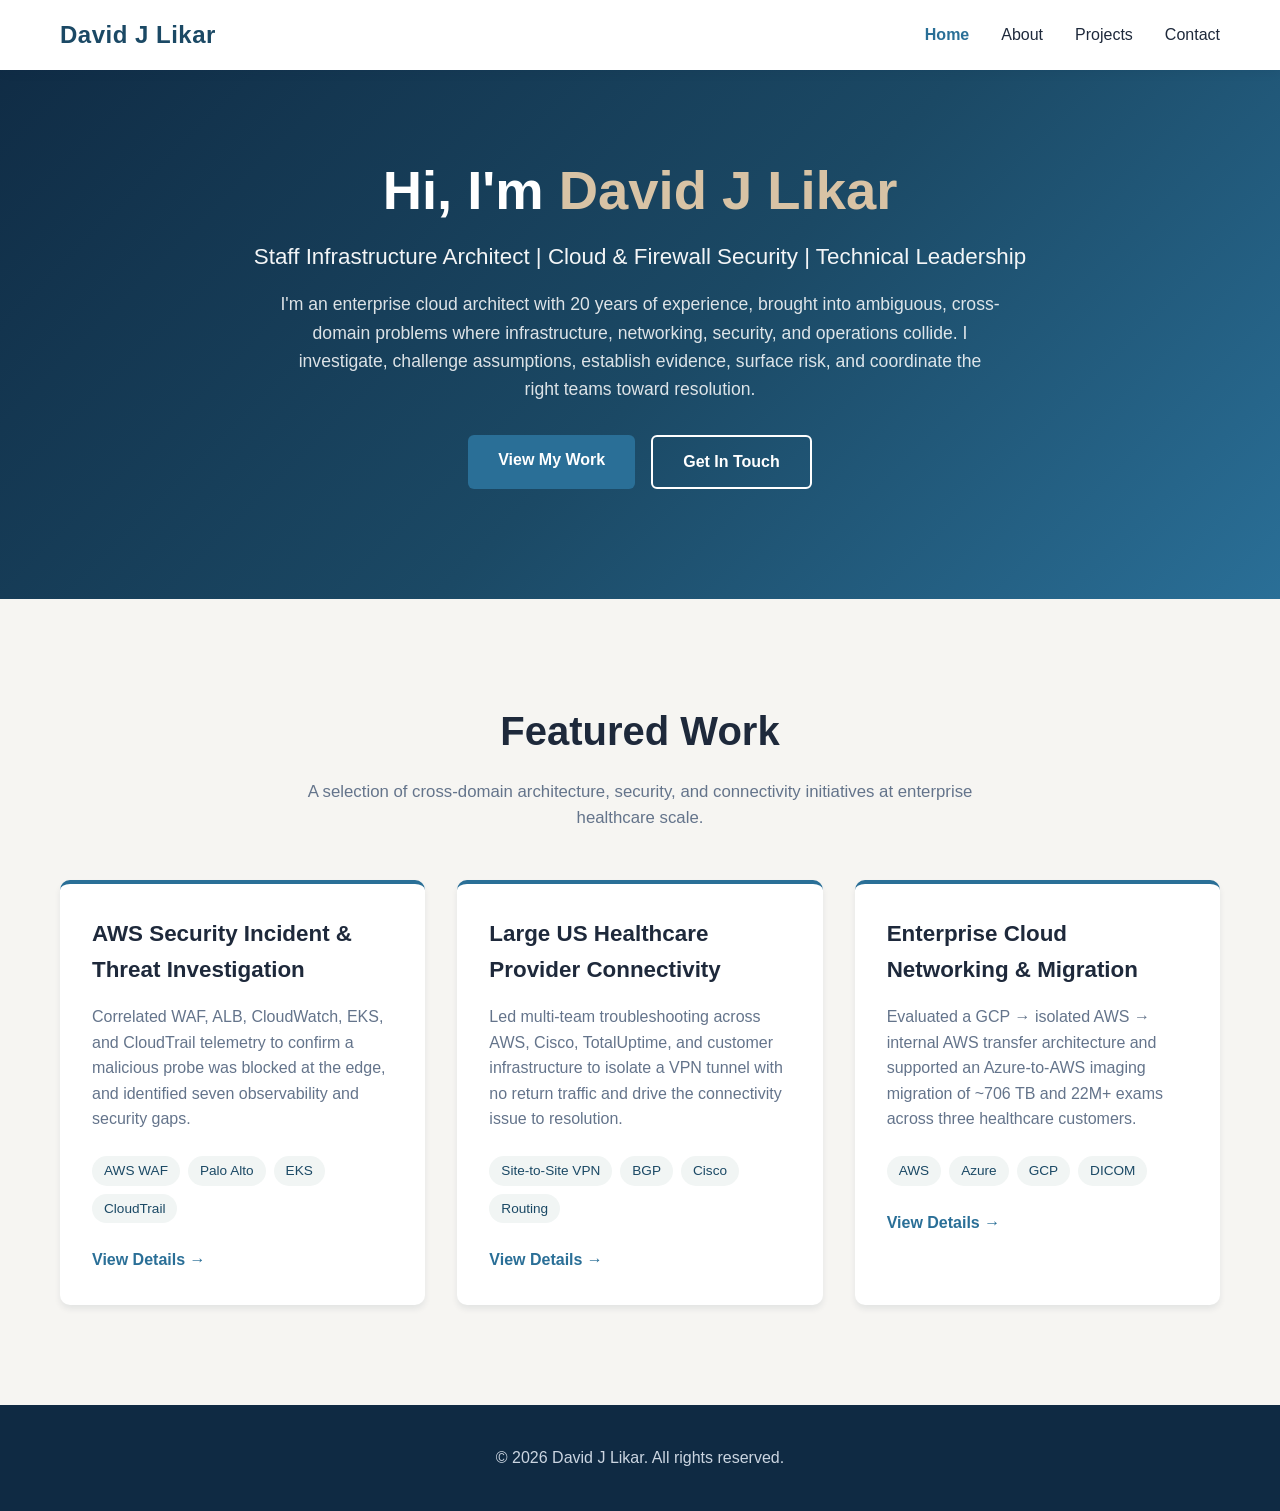
<file: index.html>
<!DOCTYPE html>
<html lang="en">
<head>
    <meta charset="UTF-8">
    <meta name="viewport" content="width=device-width, initial-scale=1.0">
    <title>David J Likar - Staff Infrastructure Architect</title>
    <link rel="stylesheet" href="styles.css">
</head>
<body>
    <nav>
        <div class="nav-container">
            <div class="logo">David J Likar</div>
            <button class="mobile-menu-toggle" onclick="toggleMobileMenu()" aria-label="Toggle navigation menu">
                <span></span>
                <span></span>
                <span></span>
            </button>
            <ul class="nav-menu">
                <li><a href="index.html" class="active">Home</a></li>
                <li><a href="about.html">About</a></li>
                <li><a href="projects.html">Projects</a></li>
                <li><a href="contact.html">Contact</a></li>
            </ul>
        </div>
    </nav>

    <main>
        <section class="hero">
            <div class="hero-content">
                <h1>Hi, I'm <span class="highlight">David J Likar</span></h1>
                <p class="hero-subtitle">Staff Infrastructure Architect | Cloud &amp; Firewall Security | Technical Leadership</p>
                <p class="hero-description">I'm an enterprise cloud architect with 20 years of experience, brought into ambiguous, cross-domain problems where infrastructure, networking, security, and operations collide. I investigate, challenge assumptions, establish evidence, surface risk, and coordinate the right teams toward resolution.</p>
                <div class="hero-buttons">
                    <a href="projects.html" class="btn btn-primary">View My Work</a>
                    <a href="contact.html" class="btn btn-secondary">Get In Touch</a>
                </div>
            </div>
        </section>

        <section class="featured-projects">
            <div class="container">
                <h2>Featured Work</h2>
                <p class="section-intro">A selection of cross-domain architecture, security, and connectivity initiatives at enterprise healthcare scale.</p>
                <div class="projects-grid">
                    <div class="project-card">
                        <h3>AWS Security Incident &amp; Threat Investigation</h3>
                        <p>Correlated WAF, ALB, CloudWatch, EKS, and CloudTrail telemetry to confirm a malicious probe was blocked at the edge, and identified seven observability and security gaps.</p>
                        <div class="project-tech">
                            <span class="tech-tag">AWS WAF</span>
                            <span class="tech-tag">Palo Alto</span>
                            <span class="tech-tag">EKS</span>
                            <span class="tech-tag">CloudTrail</span>
                        </div>
                        <a href="projects.html" class="project-link">View Details →</a>
                    </div>
                    <div class="project-card">
                        <h3>Large US Healthcare Provider Connectivity</h3>
                        <p>Led multi-team troubleshooting across AWS, Cisco, TotalUptime, and customer infrastructure to isolate a VPN tunnel with no return traffic and drive the connectivity issue to resolution.</p>
                        <div class="project-tech">
                            <span class="tech-tag">Site-to-Site VPN</span>
                            <span class="tech-tag">BGP</span>
                            <span class="tech-tag">Cisco</span>
                            <span class="tech-tag">Routing</span>
                        </div>
                        <a href="projects.html" class="project-link">View Details →</a>
                    </div>
                    <div class="project-card">
                        <h3>Enterprise Cloud Networking &amp; Migration</h3>
                        <p>Evaluated a GCP → isolated AWS → internal AWS transfer architecture and supported an Azure-to-AWS imaging migration of ~706 TB and 22M+ exams across three healthcare customers.</p>
                        <div class="project-tech">
                            <span class="tech-tag">AWS</span>
                            <span class="tech-tag">Azure</span>
                            <span class="tech-tag">GCP</span>
                            <span class="tech-tag">DICOM</span>
                        </div>
                        <a href="projects.html" class="project-link">View Details →</a>
                    </div>
                </div>
            </div>
        </section>
    </main>

    <script>
        function toggleMobileMenu() {
            const navMenu = document.querySelector('.nav-menu');
            const toggle = document.querySelector('.mobile-menu-toggle');
            navMenu.classList.toggle('active');
            toggle.classList.toggle('active');
        }
    </script>

    <footer>
        <div class="container">
            <p>&copy; 2026 David J Likar. All rights reserved.</p>
        </div>
    </footer>
</body>
</html>
</file>
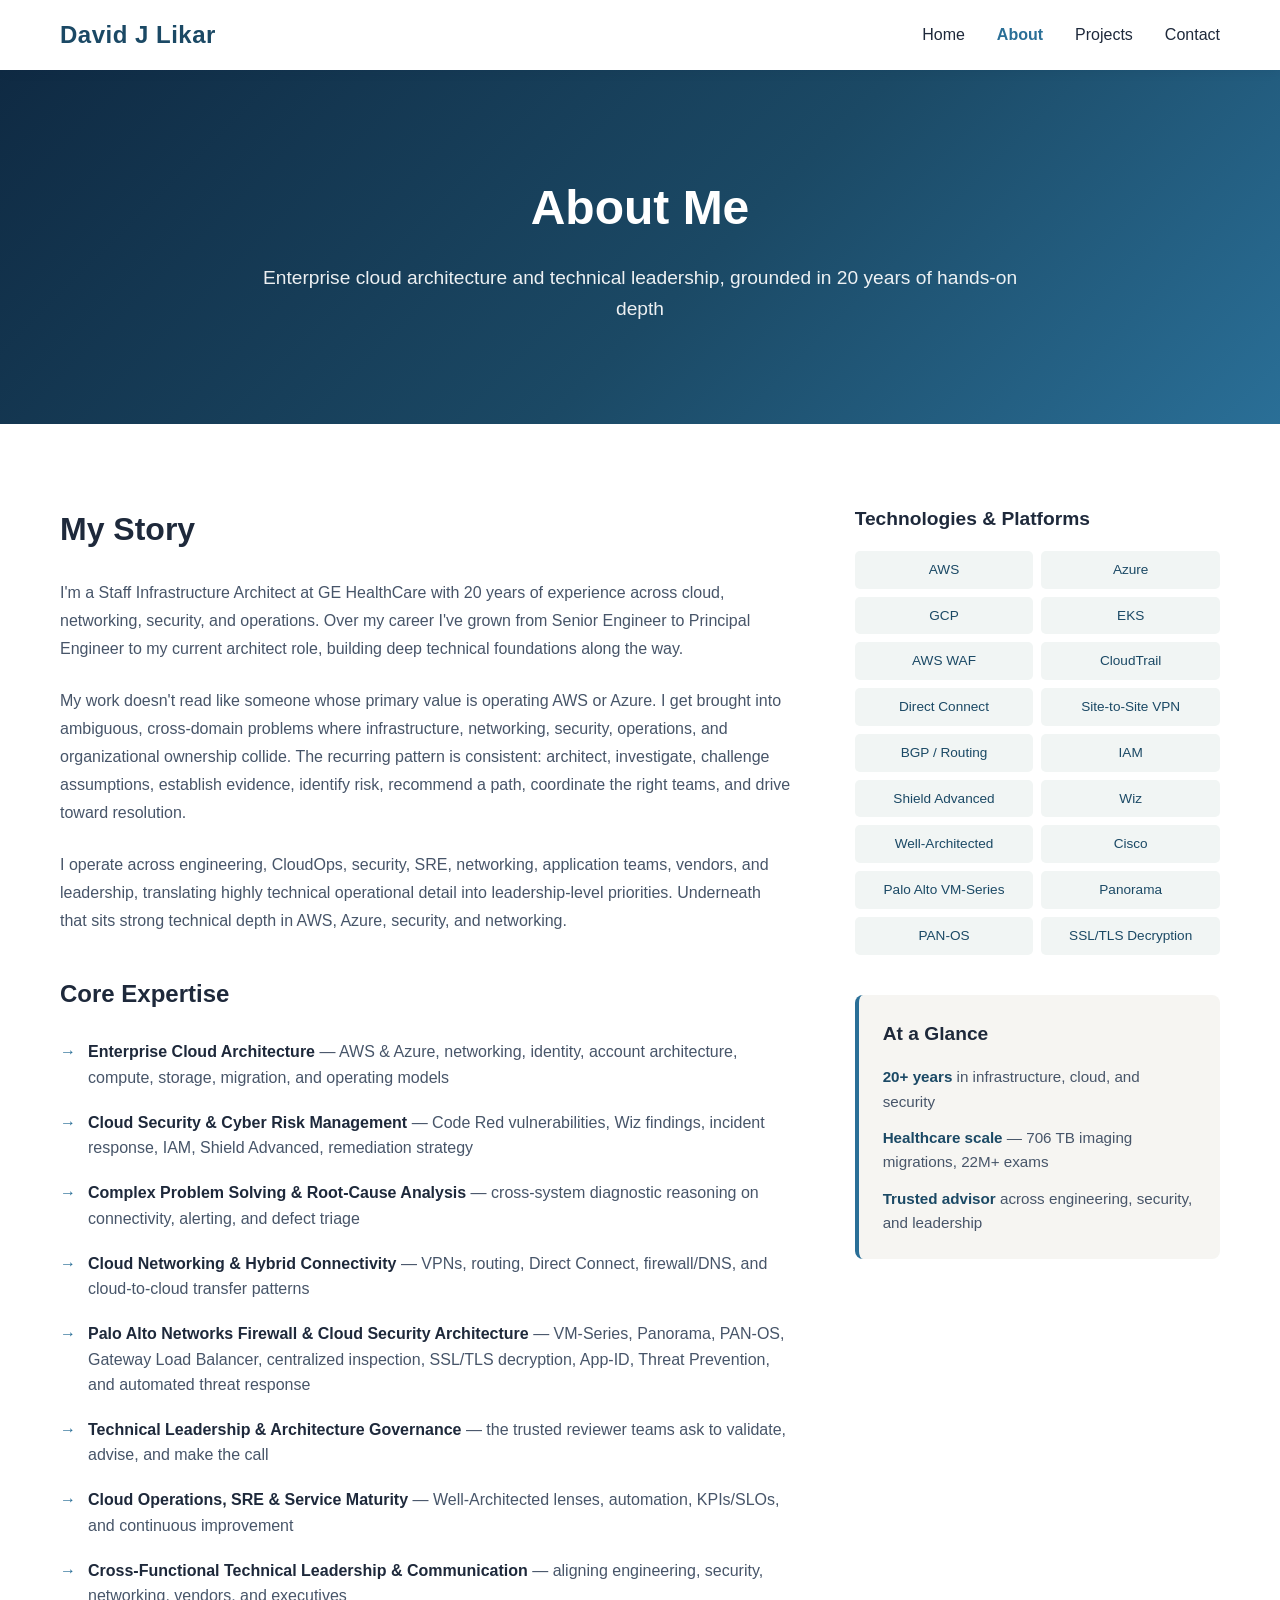
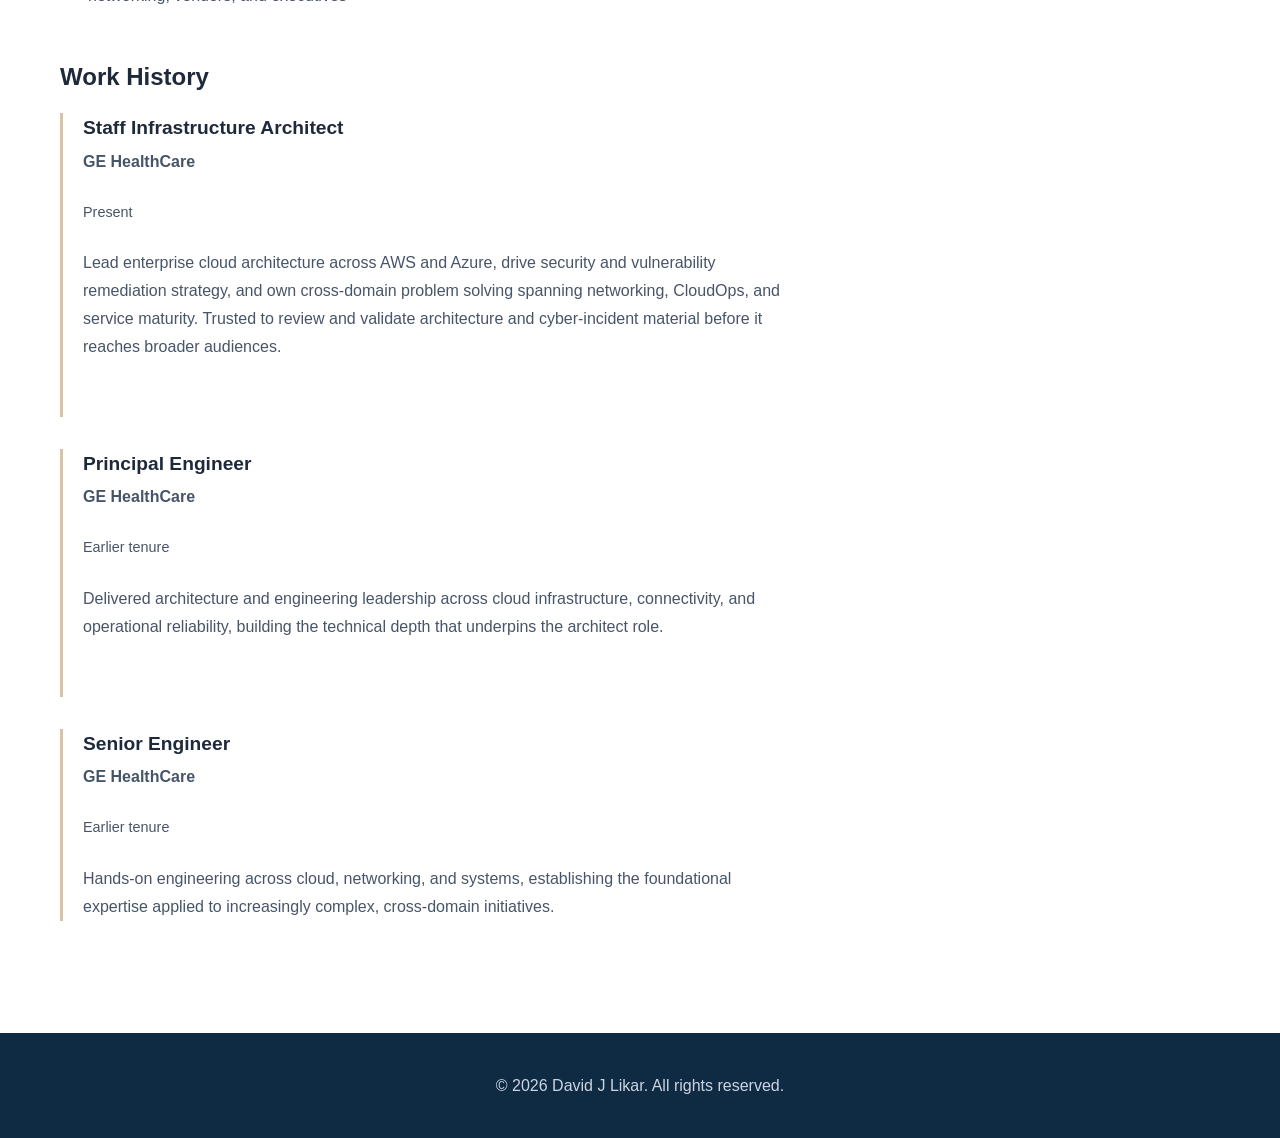
<file: about.html>
<!DOCTYPE html>
<html lang="en">
<head>
    <meta charset="UTF-8">
    <meta name="viewport" content="width=device-width, initial-scale=1.0">
    <title>About - David J Likar</title>
    <link rel="stylesheet" href="styles.css">
</head>
<body>
    <nav>
        <div class="nav-container">
            <div class="logo">David J Likar</div>
            <button class="mobile-menu-toggle" onclick="toggleMobileMenu()" aria-label="Toggle navigation menu">
                <span></span>
                <span></span>
                <span></span>
            </button>
            <ul class="nav-menu">
                <li><a href="index.html">Home</a></li>
                <li><a href="about.html" class="active">About</a></li>
                <li><a href="projects.html">Projects</a></li>
                <li><a href="contact.html">Contact</a></li>
            </ul>
        </div>
    </nav>

    <main style="margin-top: 70px;">
        <section class="about-hero">
            <div class="container">
                <h1>About Me</h1>
                <p class="about-subtitle">Enterprise cloud architecture and technical leadership, grounded in 20 years of hands-on depth</p>
            </div>
        </section>

        <section class="about-content">
            <div class="container">
                <div class="about-grid">
                    <div class="about-text">
                        <h2>My Story</h2>
                        <p>I'm a Staff Infrastructure Architect at GE HealthCare with 20 years of experience across cloud, networking, security, and operations. Over my career I've grown from Senior Engineer to Principal Engineer to my current architect role, building deep technical foundations along the way.</p>

                        <p>My work doesn't read like someone whose primary value is operating AWS or Azure. I get brought into ambiguous, cross-domain problems where infrastructure, networking, security, operations, and organizational ownership collide. The recurring pattern is consistent: architect, investigate, challenge assumptions, establish evidence, identify risk, recommend a path, coordinate the right teams, and drive toward resolution.</p>

                        <p>I operate across engineering, CloudOps, security, SRE, networking, application teams, vendors, and leadership, translating highly technical operational detail into leadership-level priorities. Underneath that sits strong technical depth in AWS, Azure, security, and networking.</p>

                        <h3>Core Expertise</h3>
                        <ul class="skills-list">
                            <li><strong>Enterprise Cloud Architecture</strong> — AWS &amp; Azure, networking, identity, account architecture, compute, storage, migration, and operating models</li>
                            <li><strong>Cloud Security &amp; Cyber Risk Management</strong> — Code Red vulnerabilities, Wiz findings, incident response, IAM, Shield Advanced, remediation strategy</li>
                            <li><strong>Complex Problem Solving &amp; Root-Cause Analysis</strong> — cross-system diagnostic reasoning on connectivity, alerting, and defect triage</li>
                            <li><strong>Cloud Networking &amp; Hybrid Connectivity</strong> — VPNs, routing, Direct Connect, firewall/DNS, and cloud-to-cloud transfer patterns</li>
                            <li><strong>Palo Alto Networks Firewall &amp; Cloud Security Architecture</strong> — VM-Series, Panorama, PAN-OS, Gateway Load Balancer, centralized inspection, SSL/TLS decryption, App-ID, Threat Prevention, and automated threat response</li>
                            <li><strong>Technical Leadership &amp; Architecture Governance</strong> — the trusted reviewer teams ask to validate, advise, and make the call</li>
                            <li><strong>Cloud Operations, SRE &amp; Service Maturity</strong> — Well-Architected lenses, automation, KPIs/SLOs, and continuous improvement</li>
                            <li><strong>Cross-Functional Technical Leadership &amp; Communication</strong> — aligning engineering, security, networking, vendors, and executives</li>
                        </ul>

                        <h3>Work History</h3>
                        <div class="work-history">
                            <div class="work-item">
                                <h4>Staff Infrastructure Architect</h4>
                                <p class="work-company">GE HealthCare</p>
                                <p class="work-dates">Present</p>
                                <p class="work-description">Lead enterprise cloud architecture across AWS and Azure, drive security and vulnerability remediation strategy, and own cross-domain problem solving spanning networking, CloudOps, and service maturity. Trusted to review and validate architecture and cyber-incident material before it reaches broader audiences.</p>
                            </div>
                            <div class="work-item">
                                <h4>Principal Engineer</h4>
                                <p class="work-company">GE HealthCare</p>
                                <p class="work-dates">Earlier tenure</p>
                                <p class="work-description">Delivered architecture and engineering leadership across cloud infrastructure, connectivity, and operational reliability, building the technical depth that underpins the architect role.</p>
                            </div>
                            <div class="work-item">
                                <h4>Senior Engineer</h4>
                                <p class="work-company">GE HealthCare</p>
                                <p class="work-dates">Earlier tenure</p>
                                <p class="work-description">Hands-on engineering across cloud, networking, and systems, establishing the foundational expertise applied to increasingly complex, cross-domain initiatives.</p>
                            </div>
                        </div>
                    </div>

                    <div class="about-sidebar">
                        <div class="tech-stack">
                            <h3>Technologies &amp; Platforms</h3>
                            <div class="tech-grid">
                                <span class="tech-item">AWS</span>
                                <span class="tech-item">Azure</span>
                                <span class="tech-item">GCP</span>
                                <span class="tech-item">EKS</span>
                                <span class="tech-item">AWS WAF</span>
                                <span class="tech-item">CloudTrail</span>
                                <span class="tech-item">Direct Connect</span>
                                <span class="tech-item">Site-to-Site VPN</span>
                                <span class="tech-item">BGP / Routing</span>
                                <span class="tech-item">IAM</span>
                                <span class="tech-item">Shield Advanced</span>
                                <span class="tech-item">Wiz</span>
                                <span class="tech-item">Well-Architected</span>
                                <span class="tech-item">Cisco</span>
                                <span class="tech-item">Palo Alto VM-Series</span>
                                <span class="tech-item">Panorama</span>
                                <span class="tech-item">PAN-OS</span>
                                <span class="tech-item">SSL/TLS Decryption</span>
                            </div>
                        </div>

                        <div class="highlight-box">
                            <h3>At a Glance</h3>
                            <p><strong>20+ years</strong> in infrastructure, cloud, and security</p>
                            <p><strong>Healthcare scale</strong> — 706 TB imaging migrations, 22M+ exams</p>
                            <p><strong>Trusted advisor</strong> across engineering, security, and leadership</p>
                        </div>
                    </div>
                </div>
            </div>
        </section>
    </main>

    <footer>
        <div class="container">
            <p>&copy; 2026 David J Likar. All rights reserved.</p>
        </div>
    </footer>

    <style>
        .about-hero {
            background: linear-gradient(135deg, #0f2a43 0%, #1b4965 55%, #2a6f97 100%);
            color: white;
            padding: 100px 0;
            text-align: center;
        }

        .about-hero h1 {
            font-size: 3rem;
            margin-bottom: 1rem;
        }

        .about-subtitle {
            font-size: 1.2rem;
            opacity: 0.92;
            max-width: 760px;
            margin: 0 auto;
        }

        .about-content {
            padding: 80px 0;
        }

        .about-grid {
            display: grid;
            grid-template-columns: 2fr 1fr;
            gap: 4rem;
            align-items: start;
        }

        .about-text h2 {
            font-size: 2rem;
            margin-bottom: 1.5rem;
            color: #1e293b;
        }

        .about-text h3 {
            font-size: 1.5rem;
            margin: 2.5rem 0 1rem;
            color: #1e293b;
        }

        .about-text p {
            margin-bottom: 1.5rem;
            color: #475569;
            line-height: 1.75;
        }

        .skills-list {
            list-style: none;
            padding-left: 0;
        }

        .skills-list li {
            padding: 0.6rem 0;
            color: #475569;
            position: relative;
            padding-left: 1.75rem;
            line-height: 1.6;
        }

        .skills-list li:before {
            content: "→";
            color: #2a6f97;
            position: absolute;
            left: 0;
            font-weight: bold;
        }

        .skills-list li strong {
            color: #1e293b;
        }

        .work-history {
            margin-top: 1rem;
        }

        .work-item {
            margin-bottom: 2rem;
            padding-bottom: 2rem;
            padding-left: 1.25rem;
            border-left: 3px solid #d8c3a5;
        }

        .work-item:last-child {
            padding-bottom: 0;
        }

        .work-item h4 {
            font-size: 1.2rem;
            color: #1e293b;
            margin-bottom: 0.25rem;
        }

        .work-company {
            color: #2a6f97;
            font-weight: 600;
            margin-bottom: 0.25rem;
        }

        .work-dates {
            color: #64748b;
            font-size: 0.9rem;
            margin-bottom: 0.75rem;
        }

        .work-description {
            color: #475569;
            line-height: 1.6;
        }

        .tech-stack h3,
        .highlight-box h3 {
            font-size: 1.2rem;
            margin-bottom: 1rem;
            color: #1e293b;
        }

        .tech-grid {
            display: grid;
            grid-template-columns: repeat(2, 1fr);
            gap: 0.5rem;
            margin-bottom: 2.5rem;
        }

        .tech-item {
            background: #f1f5f4;
            color: #1b4965;
            padding: 0.5rem;
            border-radius: 5px;
            text-align: center;
            font-size: 0.85rem;
            font-weight: 500;
        }

        .highlight-box {
            background: #f6f5f2;
            border-left: 4px solid #2a6f97;
            padding: 1.5rem;
            border-radius: 8px;
        }

        .highlight-box p {
            color: #475569;
            margin-bottom: 0.75rem;
            font-size: 0.95rem;
        }

        .highlight-box p:last-child {
            margin-bottom: 0;
        }

        .highlight-box strong {
            color: #1b4965;
        }

        @media (max-width: 768px) {
            .about-grid {
                grid-template-columns: 1fr;
                gap: 2rem;
            }

            .about-hero h1 {
                font-size: 2rem;
            }
        }
    </style>

    <script>
        function toggleMobileMenu() {
            const navMenu = document.querySelector('.nav-menu');
            const toggle = document.querySelector('.mobile-menu-toggle');
            navMenu.classList.toggle('active');
            toggle.classList.toggle('active');
        }
    </script>
</body>
</html>
</file>
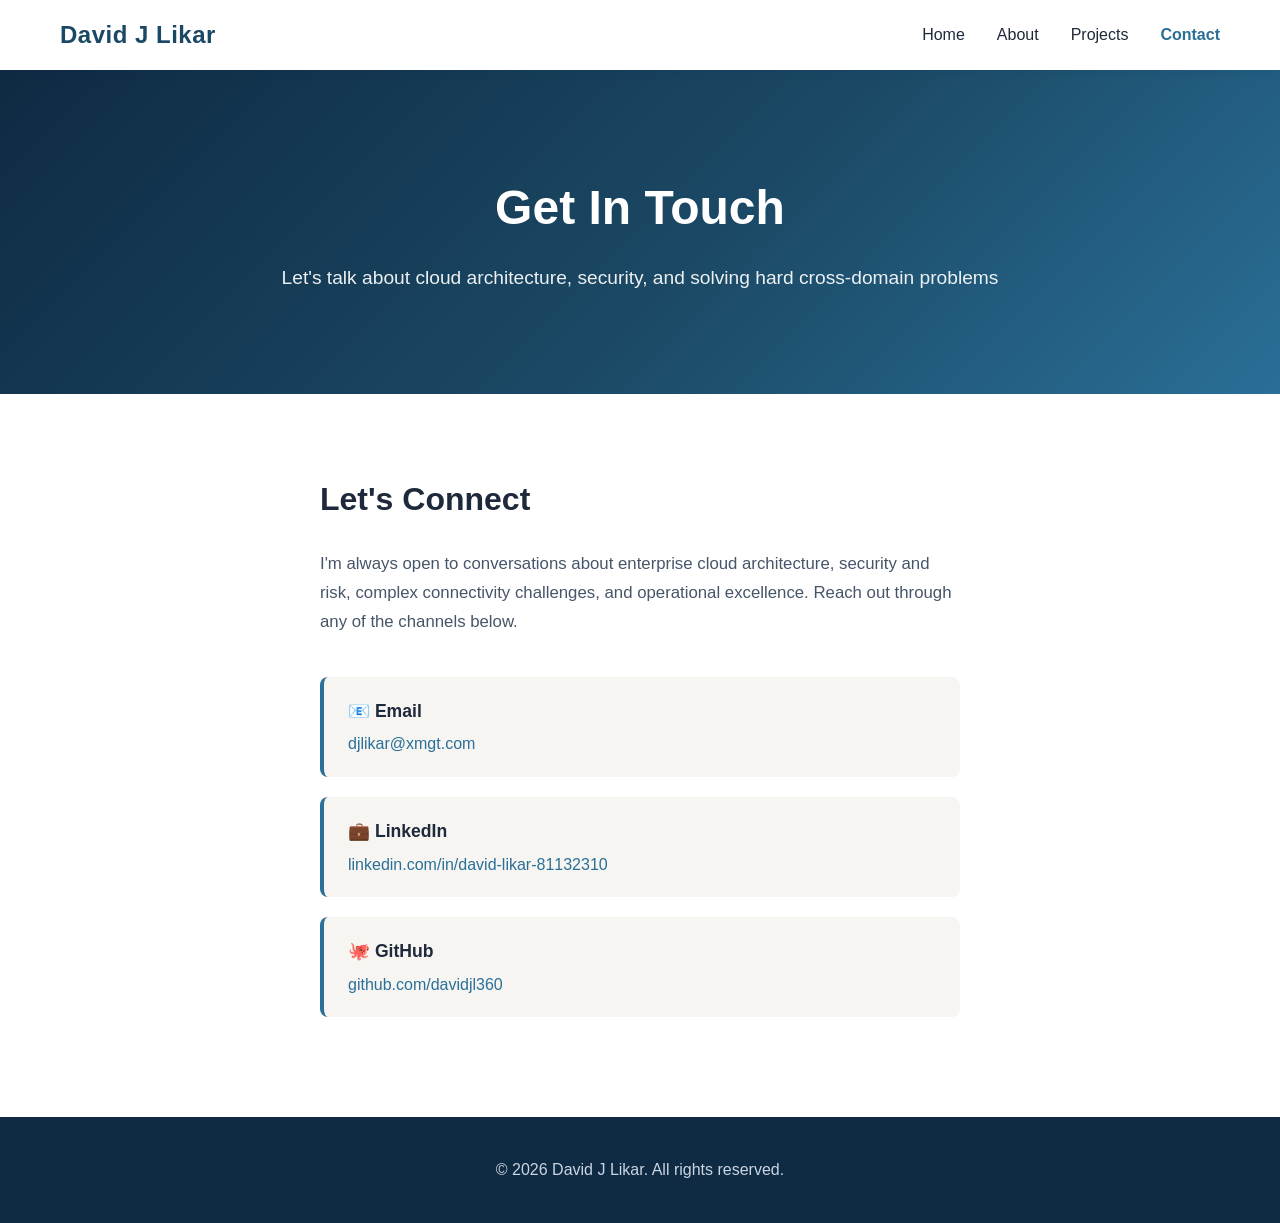
<file: contact.html>
<!DOCTYPE html>
<html lang="en">
<head>
    <meta charset="UTF-8">
    <meta name="viewport" content="width=device-width, initial-scale=1.0">
    <title>Contact - David J Likar</title>
    <link rel="stylesheet" href="styles.css">
</head>
<body>
    <nav>
        <div class="nav-container">
            <div class="logo">David J Likar</div>
            <button class="mobile-menu-toggle" onclick="toggleMobileMenu()" aria-label="Toggle navigation menu">
                <span></span>
                <span></span>
                <span></span>
            </button>
            <ul class="nav-menu">
                <li><a href="index.html">Home</a></li>
                <li><a href="about.html">About</a></li>
                <li><a href="projects.html">Projects</a></li>
                <li><a href="contact.html" class="active">Contact</a></li>
            </ul>
        </div>
    </nav>

    <main style="margin-top: 70px;">
        <section class="contact-hero">
            <div class="container">
                <h1>Get In Touch</h1>
                <p class="contact-subtitle">Let's talk about cloud architecture, security, and solving hard cross-domain problems</p>
            </div>
        </section>

        <section class="contact-content">
            <div class="container">
                <div class="contact-info">
                    <h2>Let's Connect</h2>
                    <p>I'm always open to conversations about enterprise cloud architecture, security and risk, complex connectivity challenges, and operational excellence. Reach out through any of the channels below.</p>

                    <div class="contact-methods">
                        <div class="contact-method">
                            <h3>📧 Email</h3>
                            <p><a href="mailto:djlikar@xmgt.com">djlikar@xmgt.com</a></p>
                        </div>

                        <div class="contact-method">
                            <h3>💼 LinkedIn</h3>
                            <p><a href="https://www.linkedin.com/in/david-likar-81132310">linkedin.com/in/david-likar-81132310</a></p>
                        </div>

                        <div class="contact-method">
                            <h3>🐙 GitHub</h3>
                            <p><a href="https://github.com/davidjl360">github.com/davidjl360</a></p>
                        </div>
                    </div>
                </div>
            </div>
        </section>
    </main>

    <footer>
        <div class="container">
            <p>&copy; 2026 David J Likar. All rights reserved.</p>
        </div>
    </footer>

    <style>
        .contact-hero {
            background: linear-gradient(135deg, #0f2a43 0%, #1b4965 55%, #2a6f97 100%);
            color: white;
            padding: 100px 0;
            text-align: center;
        }

        .contact-hero h1 {
            font-size: 3rem;
            margin-bottom: 1rem;
        }

        .contact-subtitle {
            font-size: 1.2rem;
            opacity: 0.92;
            max-width: 720px;
            margin: 0 auto;
        }

        .contact-content {
            padding: 80px 0;
        }

        .contact-info {
            max-width: 640px;
            margin: 0 auto;
        }

        .contact-info h2 {
            font-size: 2rem;
            margin-bottom: 1.5rem;
            color: #1e293b;
        }

        .contact-info > p {
            color: #475569;
            margin-bottom: 2.5rem;
            line-height: 1.75;
            font-size: 1.05rem;
        }

        .contact-method {
            margin-bottom: 1.25rem;
            padding: 1.25rem 1.5rem;
            background: #f6f5f2;
            border-radius: 8px;
            border-left: 4px solid #2a6f97;
        }

        .contact-method h3 {
            font-size: 1.1rem;
            margin-bottom: 0.4rem;
            color: #1e293b;
        }

        .contact-method p {
            margin: 0;
            color: #475569;
        }

        .contact-method a {
            color: #2a6f97;
            text-decoration: none;
            font-weight: 500;
        }

        .contact-method a:hover {
            text-decoration: underline;
        }

        @media (max-width: 768px) {
            .contact-hero h1 {
                font-size: 2rem;
            }
        }
    </style>

    <script>
        function toggleMobileMenu() {
            const navMenu = document.querySelector('.nav-menu');
            const toggle = document.querySelector('.mobile-menu-toggle');
            navMenu.classList.toggle('active');
            toggle.classList.toggle('active');
        }
    </script>
</body>
</html>
</file>
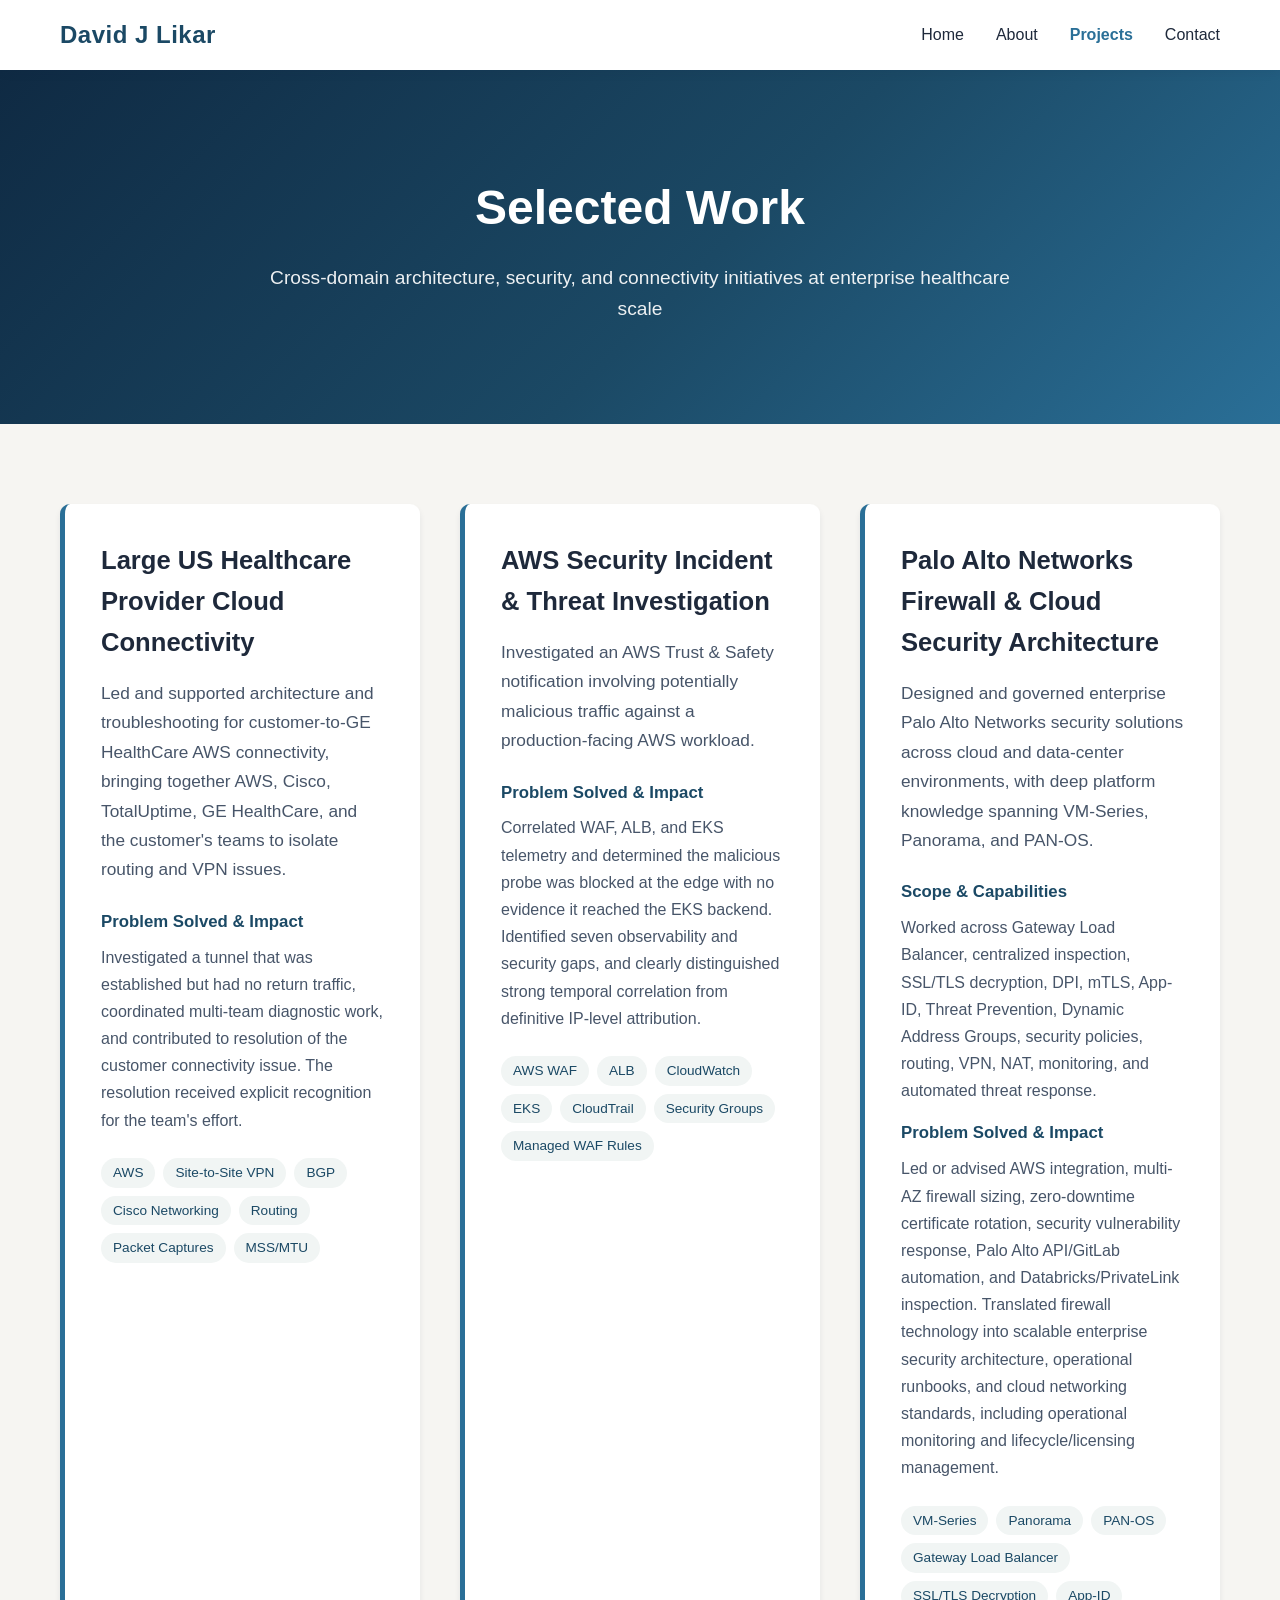
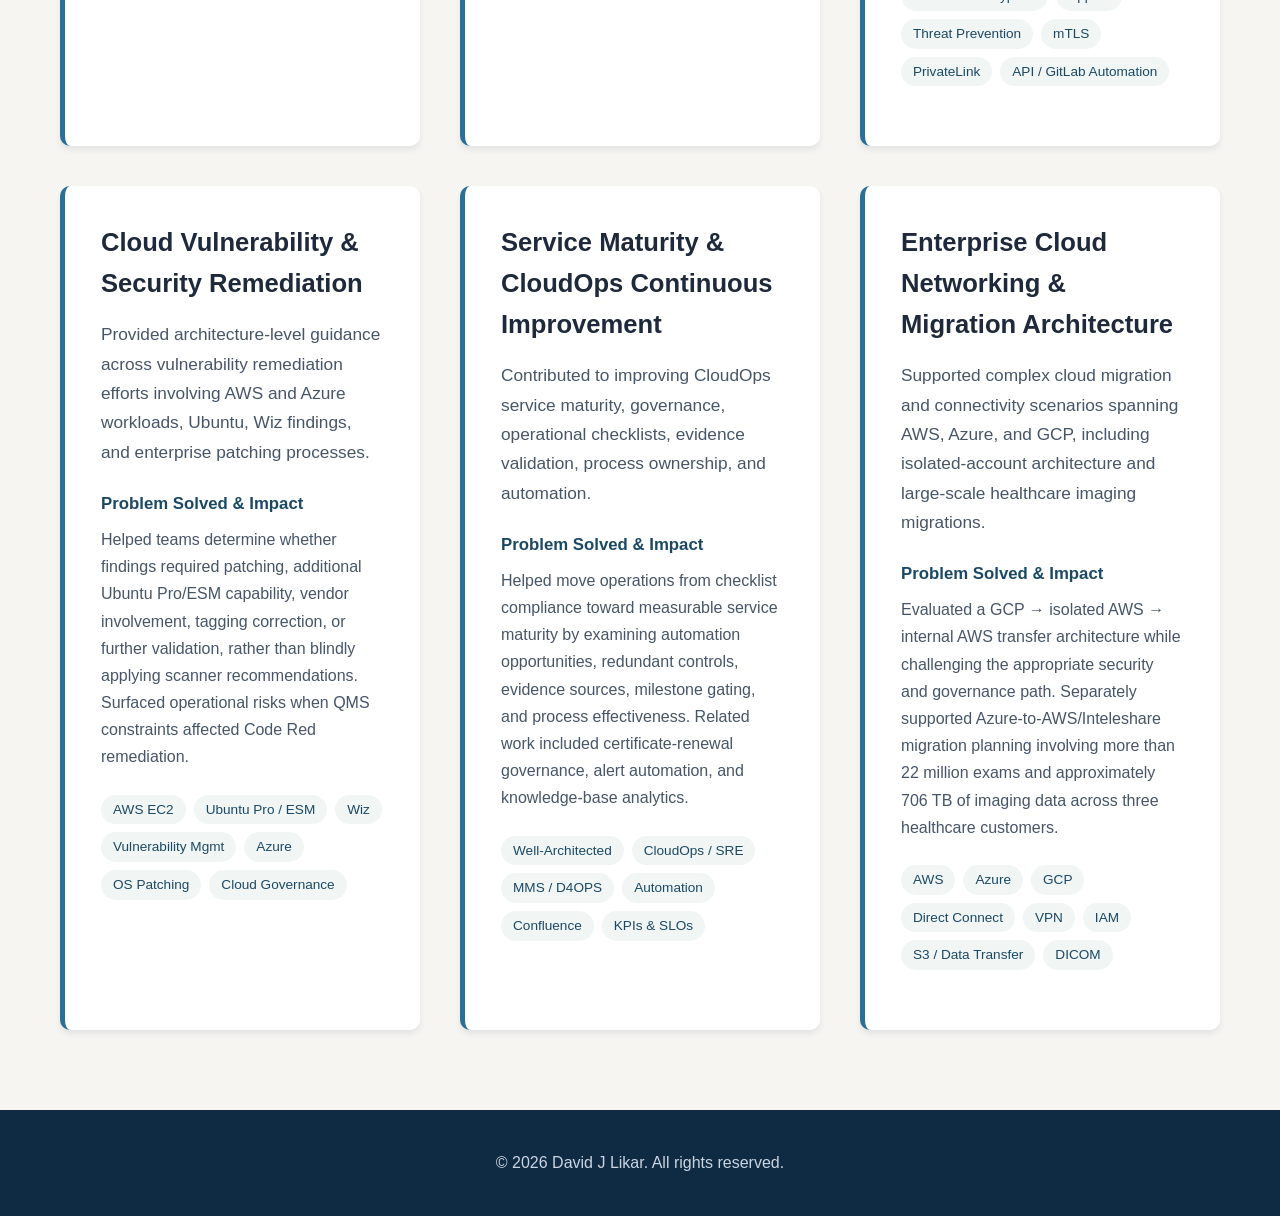
<file: projects.html>
<!DOCTYPE html>
<html lang="en">
<head>
    <meta charset="UTF-8">
    <meta name="viewport" content="width=device-width, initial-scale=1.0">
    <title>Projects - David J Likar</title>
    <link rel="stylesheet" href="styles.css">
</head>
<body>
    <nav>
        <div class="nav-container">
            <div class="logo">David J Likar</div>
            <button class="mobile-menu-toggle" onclick="toggleMobileMenu()" aria-label="Toggle navigation menu">
                <span></span>
                <span></span>
                <span></span>
            </button>
            <ul class="nav-menu">
                <li><a href="index.html">Home</a></li>
                <li><a href="about.html">About</a></li>
                <li><a href="projects.html" class="active">Projects</a></li>
                <li><a href="contact.html">Contact</a></li>
            </ul>
        </div>
    </nav>

    <main style="margin-top: 70px;">
        <section class="projects-hero">
            <div class="container">
                <h1>Selected Work</h1>
                <p class="projects-subtitle">Cross-domain architecture, security, and connectivity initiatives at enterprise healthcare scale</p>
            </div>
        </section>

        <section class="projects-content">
            <div class="container">
                <div class="projects-grid">

                    <div class="project-card-detailed">
                        <div class="project-info">
                            <h3>Large US Healthcare Provider Cloud Connectivity</h3>
                            <p class="project-description">Led and supported architecture and troubleshooting for customer-to-GE HealthCare AWS connectivity, bringing together AWS, Cisco, TotalUptime, GE HealthCare, and the customer's teams to isolate routing and VPN issues.</p>

                            <div class="project-details">
                                <h4>Problem Solved &amp; Impact</h4>
                                <p>Investigated a tunnel that was established but had no return traffic, coordinated multi-team diagnostic work, and contributed to resolution of the customer connectivity issue. The resolution received explicit recognition for the team's effort.</p>
                            </div>

                            <div class="project-tech">
                                <span class="tech-tag">AWS</span>
                                <span class="tech-tag">Site-to-Site VPN</span>
                                <span class="tech-tag">BGP</span>
                                <span class="tech-tag">Cisco Networking</span>
                                <span class="tech-tag">Routing</span>
                                <span class="tech-tag">Packet Captures</span>
                                <span class="tech-tag">MSS/MTU</span>
                            </div>
                        </div>
                    </div>

                    <div class="project-card-detailed">
                        <div class="project-info">
                            <h3>AWS Security Incident &amp; Threat Investigation</h3>
                            <p class="project-description">Investigated an AWS Trust &amp; Safety notification involving potentially malicious traffic against a production-facing AWS workload.</p>

                            <div class="project-details">
                                <h4>Problem Solved &amp; Impact</h4>
                                <p>Correlated WAF, ALB, and EKS telemetry and determined the malicious probe was blocked at the edge with no evidence it reached the EKS backend. Identified seven observability and security gaps, and clearly distinguished strong temporal correlation from definitive IP-level attribution.</p>
                            </div>

                            <div class="project-tech">
                                <span class="tech-tag">AWS WAF</span>
                                <span class="tech-tag">ALB</span>
                                <span class="tech-tag">CloudWatch</span>
                                <span class="tech-tag">EKS</span>
                                <span class="tech-tag">CloudTrail</span>
                                <span class="tech-tag">Security Groups</span>
                                <span class="tech-tag">Managed WAF Rules</span>
                            </div>
                        </div>
                    </div>

                    <div class="project-card-detailed">
                        <div class="project-info">
                            <h3>Palo Alto Networks Firewall &amp; Cloud Security Architecture</h3>
                            <p class="project-description">Designed and governed enterprise Palo Alto Networks security solutions across cloud and data-center environments, with deep platform knowledge spanning VM-Series, Panorama, and PAN-OS.</p>

                            <div class="project-details">
                                <h4>Scope &amp; Capabilities</h4>
                                <p>Worked across Gateway Load Balancer, centralized inspection, SSL/TLS decryption, DPI, mTLS, App-ID, Threat Prevention, Dynamic Address Groups, security policies, routing, VPN, NAT, monitoring, and automated threat response.</p>

                                <h4>Problem Solved &amp; Impact</h4>
                                <p>Led or advised AWS integration, multi-AZ firewall sizing, zero-downtime certificate rotation, security vulnerability response, Palo Alto API/GitLab automation, and Databricks/PrivateLink inspection. Translated firewall technology into scalable enterprise security architecture, operational runbooks, and cloud networking standards, including operational monitoring and lifecycle/licensing management.</p>
                            </div>

                            <div class="project-tech">
                                <span class="tech-tag">VM-Series</span>
                                <span class="tech-tag">Panorama</span>
                                <span class="tech-tag">PAN-OS</span>
                                <span class="tech-tag">Gateway Load Balancer</span>
                                <span class="tech-tag">SSL/TLS Decryption</span>
                                <span class="tech-tag">App-ID</span>
                                <span class="tech-tag">Threat Prevention</span>
                                <span class="tech-tag">mTLS</span>
                                <span class="tech-tag">PrivateLink</span>
                                <span class="tech-tag">API / GitLab Automation</span>
                            </div>
                        </div>
                    </div>

                    <div class="project-card-detailed">
                        <div class="project-info">
                            <h3>Cloud Vulnerability &amp; Security Remediation</h3>
                            <p class="project-description">Provided architecture-level guidance across vulnerability remediation efforts involving AWS and Azure workloads, Ubuntu, Wiz findings, and enterprise patching processes.</p>

                            <div class="project-details">
                                <h4>Problem Solved &amp; Impact</h4>
                                <p>Helped teams determine whether findings required patching, additional Ubuntu Pro/ESM capability, vendor involvement, tagging correction, or further validation, rather than blindly applying scanner recommendations. Surfaced operational risks when QMS constraints affected Code Red remediation.</p>
                            </div>

                            <div class="project-tech">
                                <span class="tech-tag">AWS EC2</span>
                                <span class="tech-tag">Ubuntu Pro / ESM</span>
                                <span class="tech-tag">Wiz</span>
                                <span class="tech-tag">Vulnerability Mgmt</span>
                                <span class="tech-tag">Azure</span>
                                <span class="tech-tag">OS Patching</span>
                                <span class="tech-tag">Cloud Governance</span>
                            </div>
                        </div>
                    </div>

                    <div class="project-card-detailed">
                        <div class="project-info">
                            <h3>Service Maturity &amp; CloudOps Continuous Improvement</h3>
                            <p class="project-description">Contributed to improving CloudOps service maturity, governance, operational checklists, evidence validation, process ownership, and automation.</p>

                            <div class="project-details">
                                <h4>Problem Solved &amp; Impact</h4>
                                <p>Helped move operations from checklist compliance toward measurable service maturity by examining automation opportunities, redundant controls, evidence sources, milestone gating, and process effectiveness. Related work included certificate-renewal governance, alert automation, and knowledge-base analytics.</p>
                            </div>

                            <div class="project-tech">
                                <span class="tech-tag">Well-Architected</span>
                                <span class="tech-tag">CloudOps / SRE</span>
                                <span class="tech-tag">MMS / D4OPS</span>
                                <span class="tech-tag">Automation</span>
                                <span class="tech-tag">Confluence</span>
                                <span class="tech-tag">KPIs &amp; SLOs</span>
                            </div>
                        </div>
                    </div>

                    <div class="project-card-detailed">
                        <div class="project-info">
                            <h3>Enterprise Cloud Networking &amp; Migration Architecture</h3>
                            <p class="project-description">Supported complex cloud migration and connectivity scenarios spanning AWS, Azure, and GCP, including isolated-account architecture and large-scale healthcare imaging migrations.</p>

                            <div class="project-details">
                                <h4>Problem Solved &amp; Impact</h4>
                                <p>Evaluated a GCP → isolated AWS → internal AWS transfer architecture while challenging the appropriate security and governance path. Separately supported Azure-to-AWS/Inteleshare migration planning involving more than 22 million exams and approximately 706 TB of imaging data across three healthcare customers.</p>
                            </div>

                            <div class="project-tech">
                                <span class="tech-tag">AWS</span>
                                <span class="tech-tag">Azure</span>
                                <span class="tech-tag">GCP</span>
                                <span class="tech-tag">Direct Connect</span>
                                <span class="tech-tag">VPN</span>
                                <span class="tech-tag">IAM</span>
                                <span class="tech-tag">S3 / Data Transfer</span>
                                <span class="tech-tag">DICOM</span>
                            </div>
                        </div>
                    </div>

                </div>
            </div>
        </section>
    </main>

    <footer>
        <div class="container">
            <p>&copy; 2026 David J Likar. All rights reserved.</p>
        </div>
    </footer>

    <style>
        .projects-hero {
            background: linear-gradient(135deg, #0f2a43 0%, #1b4965 55%, #2a6f97 100%);
            color: white;
            padding: 100px 0;
            text-align: center;
        }

        .projects-hero h1 {
            font-size: 3rem;
            margin-bottom: 1rem;
        }

        .projects-subtitle {
            font-size: 1.2rem;
            opacity: 0.92;
            max-width: 760px;
            margin: 0 auto;
        }

        .projects-content {
            padding: 80px 0;
            background: #f6f5f2;
        }

        .projects-grid {
            display: grid;
            gap: 2.5rem;
        }

        .project-card-detailed {
            background: white;
            border-radius: 10px;
            box-shadow: 0 4px 6px rgba(15,42,67,0.08);
            overflow: hidden;
            border-left: 5px solid #2a6f97;
        }

        .project-info {
            padding: 2.25rem;
        }

        .project-info h3 {
            font-size: 1.6rem;
            margin-bottom: 1rem;
            color: #1e293b;
        }

        .project-description {
            color: #475569;
            margin-bottom: 1.5rem;
            font-size: 1.08rem;
            line-height: 1.7;
        }

        .project-details h4 {
            color: #1b4965;
            margin: 1rem 0 0.5rem;
            font-size: 1.05rem;
        }

        .project-details p {
            color: #475569;
            margin-bottom: 1rem;
            line-height: 1.7;
        }

        .project-tech {
            display: flex;
            gap: 0.5rem;
            margin-top: 1.5rem;
            flex-wrap: wrap;
        }

        @media (max-width: 768px) {
            .projects-hero h1 {
                font-size: 2rem;
            }

            .project-info {
                padding: 1.5rem;
            }
        }
    </style>

    <script>
        function toggleMobileMenu() {
            const navMenu = document.querySelector('.nav-menu');
            const toggle = document.querySelector('.mobile-menu-toggle');
            navMenu.classList.toggle('active');
            toggle.classList.toggle('active');
        }
    </script>
</body>
</html>
</file>
<file: styles.css>
/* ============================================================
   David J Likar — Technical Portfolio
   Palette: deep blue + slate/earth tones, modern and clean
   ============================================================ */

:root {
    --blue-900: #0f2a43;   /* deep navy */
    --blue-700: #1b4965;   /* primary blue */
    --blue-500: #2a6f97;   /* accent blue */
    --blue-300: #468faf;   /* light accent */
    --earth-700: #3a3a38;  /* warm charcoal */
    --slate-900: #1e293b;
    --slate-600: #475569;
    --slate-500: #64748b;
    --slate-200: #e2e8f0;
    --slate-100: #f1f5f4;
    --sand: #d8c3a5;       /* earth tone highlight */
    --bg-soft: #f6f5f2;    /* warm off-white */
}

/* Reset and base styles */
* {
    margin: 0;
    padding: 0;
    box-sizing: border-box;
}

body {
    font-family: -apple-system, BlinkMacSystemFont, 'Segoe UI', Roboto, sans-serif;
    line-height: 1.6;
    color: var(--earth-700);
}

.container {
    max-width: 1200px;
    margin: 0 auto;
    padding: 0 20px;
}

/* Navigation */
nav {
    background: #fff;
    box-shadow: 0 2px 10px rgba(15,42,67,0.08);
    position: fixed;
    width: 100%;
    top: 0;
    z-index: 1000;
}

.nav-container {
    max-width: 1200px;
    margin: 0 auto;
    padding: 0 20px;
    display: flex;
    justify-content: space-between;
    align-items: center;
    height: 70px;
}

.logo {
    font-size: 1.5rem;
    font-weight: bold;
    color: var(--blue-700);
    letter-spacing: 0.5px;
}

.nav-menu {
    display: flex;
    list-style: none;
    gap: 2rem;
}

.nav-menu a {
    text-decoration: none;
    color: var(--slate-900);
    font-weight: 500;
    transition: color 0.3s;
}

.nav-menu a:hover {
    color: var(--blue-500);
}

.nav-menu a.active {
    color: var(--blue-500);
    font-weight: 700;
}

/* Mobile menu toggle */
.mobile-menu-toggle {
    display: none;
    flex-direction: column;
    background: none;
    border: none;
    cursor: pointer;
    padding: 0;
    width: 30px;
    height: 24px;
    justify-content: space-between;
}

.mobile-menu-toggle span {
    display: block;
    height: 3px;
    width: 100%;
    background: var(--slate-900);
    border-radius: 2px;
    transition: all 0.3s ease;
}

.mobile-menu-toggle.active span:nth-child(1) {
    transform: rotate(45deg) translate(6px, 6px);
}

.mobile-menu-toggle.active span:nth-child(2) {
    opacity: 0;
}

.mobile-menu-toggle.active span:nth-child(3) {
    transform: rotate(-45deg) translate(6px, -6px);
}

/* Hero section */
.hero {
    background: linear-gradient(135deg, var(--blue-900) 0%, var(--blue-700) 55%, var(--blue-500) 100%);
    color: white;
    padding: 160px 0 110px;
    text-align: center;
}

.hero-content {
    max-width: 860px;
    margin: 0 auto;
    padding: 0 20px;
}

.hero h1 {
    font-size: 3.4rem;
    margin-bottom: 1rem;
    line-height: 1.15;
}

.highlight {
    color: var(--sand);
}

.hero-subtitle {
    font-size: 1.4rem;
    margin-bottom: 1rem;
    opacity: 0.95;
}

.hero-description {
    font-size: 1.1rem;
    margin-bottom: 2rem;
    opacity: 0.85;
    max-width: 720px;
    margin-left: auto;
    margin-right: auto;
}

.hero-buttons {
    display: flex;
    gap: 1rem;
    justify-content: center;
    flex-wrap: wrap;
}

/* Buttons */
.btn {
    display: inline-block;
    padding: 12px 30px;
    text-decoration: none;
    border-radius: 6px;
    font-weight: 600;
    transition: all 0.3s;
    cursor: pointer;
    border: none;
    font-size: 1rem;
}

.btn-primary {
    background: var(--blue-500);
    color: white;
}

.btn-primary:hover {
    background: var(--blue-700);
    transform: translateY(-2px);
}

.btn-secondary {
    background: transparent;
    color: white;
    border: 2px solid white;
}

.btn-secondary:hover {
    background: white;
    color: var(--blue-700);
}

/* Featured projects */
.featured-projects {
    padding: 100px 0;
    background: var(--bg-soft);
}

.featured-projects h2 {
    text-align: center;
    font-size: 2.5rem;
    margin-bottom: 1rem;
    color: var(--slate-900);
}

.section-intro {
    text-align: center;
    color: var(--slate-500);
    max-width: 700px;
    margin: 0 auto 3rem;
    font-size: 1.05rem;
}

.projects-grid {
    display: grid;
    grid-template-columns: repeat(auto-fit, minmax(300px, 1fr));
    gap: 2rem;
}

.project-card {
    background: white;
    padding: 2rem;
    border-radius: 10px;
    box-shadow: 0 4px 6px rgba(15,42,67,0.08);
    border-top: 4px solid var(--blue-500);
    transition: transform 0.3s, box-shadow 0.3s;
}

.project-card:hover {
    transform: translateY(-5px);
    box-shadow: 0 10px 20px rgba(15,42,67,0.12);
}

.project-card h3 {
    font-size: 1.4rem;
    margin-bottom: 1rem;
    color: var(--slate-900);
}

.project-card p {
    color: var(--slate-500);
    margin-bottom: 1.5rem;
}

.project-tech {
    display: flex;
    gap: 0.5rem;
    margin-bottom: 1.5rem;
    flex-wrap: wrap;
}

.tech-tag {
    background: var(--slate-100);
    color: var(--blue-700);
    padding: 0.25rem 0.75rem;
    border-radius: 20px;
    font-size: 0.85rem;
    font-weight: 500;
}

.project-link {
    color: var(--blue-500);
    text-decoration: none;
    font-weight: 600;
}

.project-link:hover {
    text-decoration: underline;
}

/* Footer */
footer {
    background: var(--blue-900);
    color: #cbd5e1;
    text-align: center;
    padding: 2.5rem 0;
}

footer a {
    color: var(--sand);
    text-decoration: none;
}

footer a:hover {
    text-decoration: underline;
}

/* Responsive design */
@media (max-width: 768px) {
    .mobile-menu-toggle {
        display: flex;
    }

    .nav-menu {
        display: none;
        position: absolute;
        top: 100%;
        left: 0;
        width: 100%;
        background: white;
        flex-direction: column;
        box-shadow: 0 2px 10px rgba(0,0,0,0.1);
        z-index: 1000;
    }

    .nav-menu.active {
        display: flex;
    }

    .nav-menu li {
        margin: 0;
        border-bottom: 1px solid var(--slate-200);
    }

    .nav-menu a {
        padding: 1rem;
        display: block;
        text-align: center;
    }

    .hero h1 {
        font-size: 2.4rem;
    }

    .hero-subtitle {
        font-size: 1.15rem;
    }

    .hero-buttons {
        flex-direction: column;
        align-items: center;
    }

    .projects-grid {
        grid-template-columns: 1fr;
    }
}
</file>
